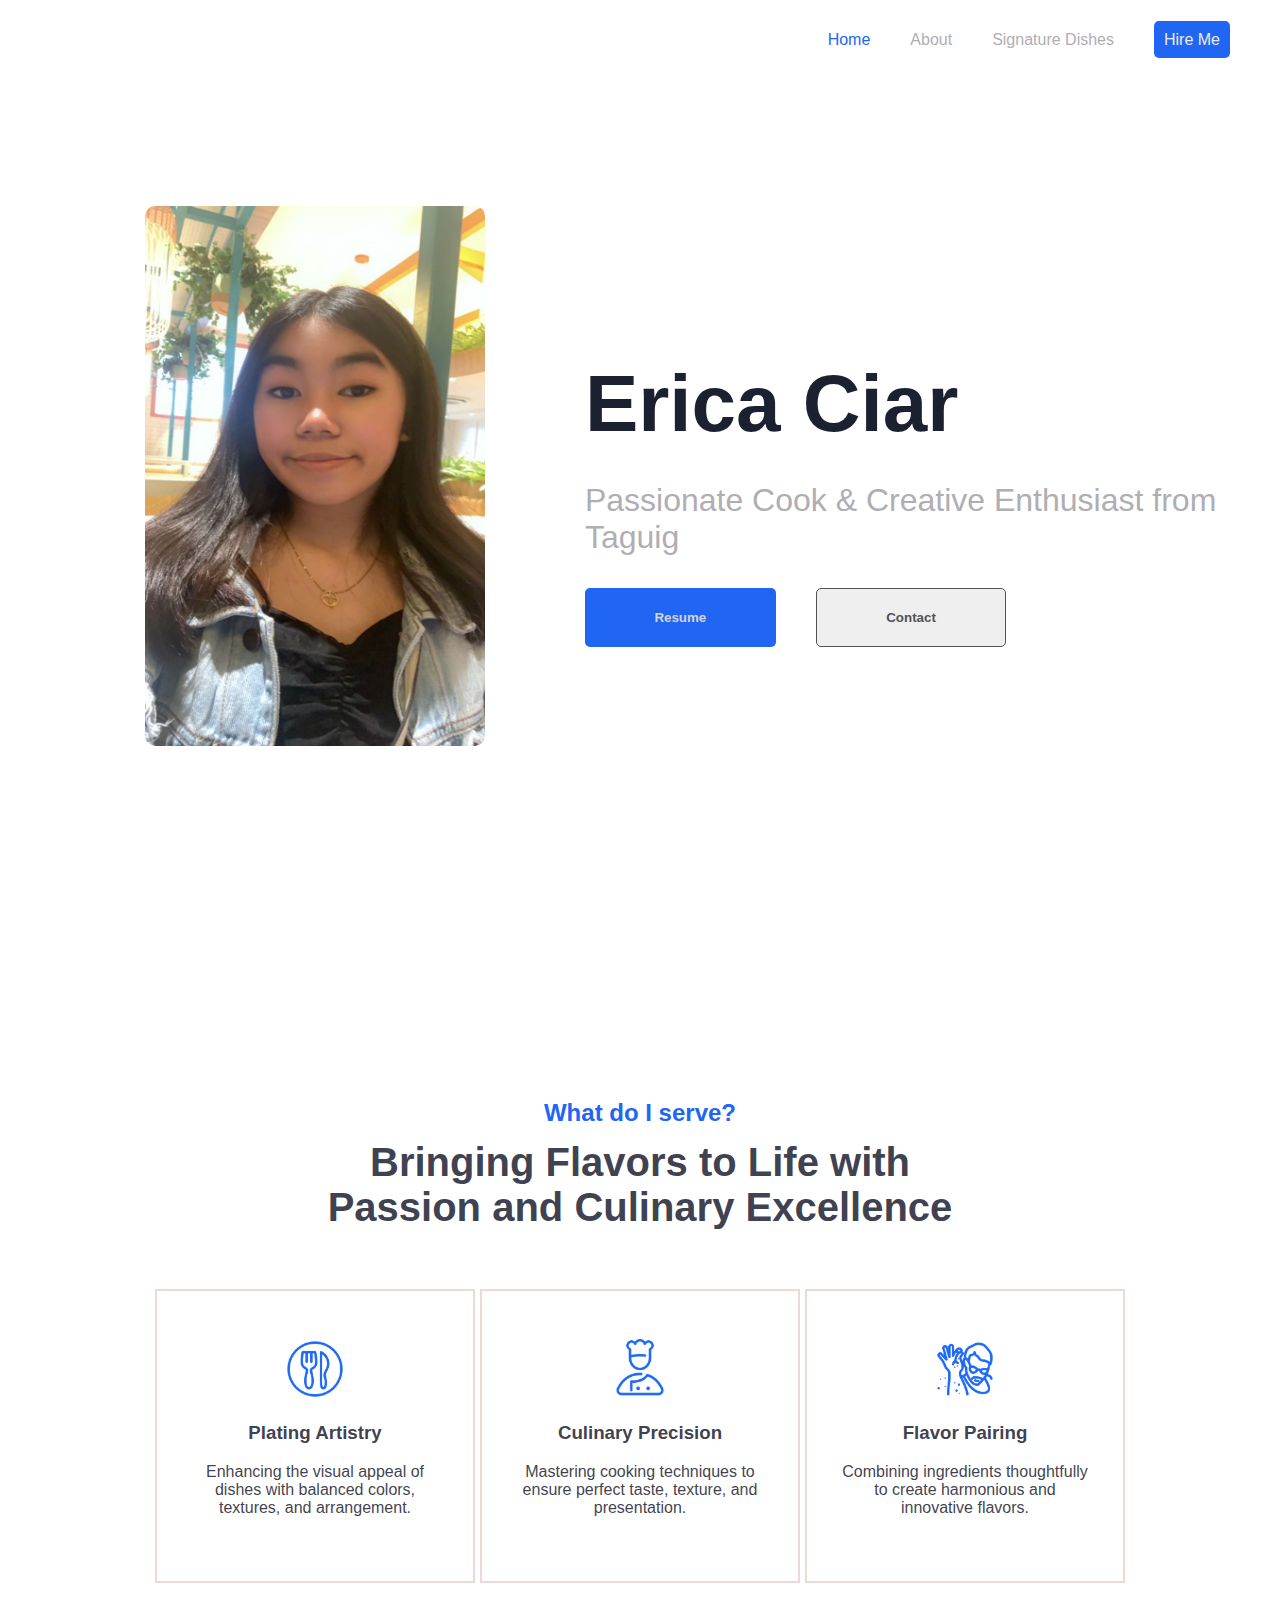
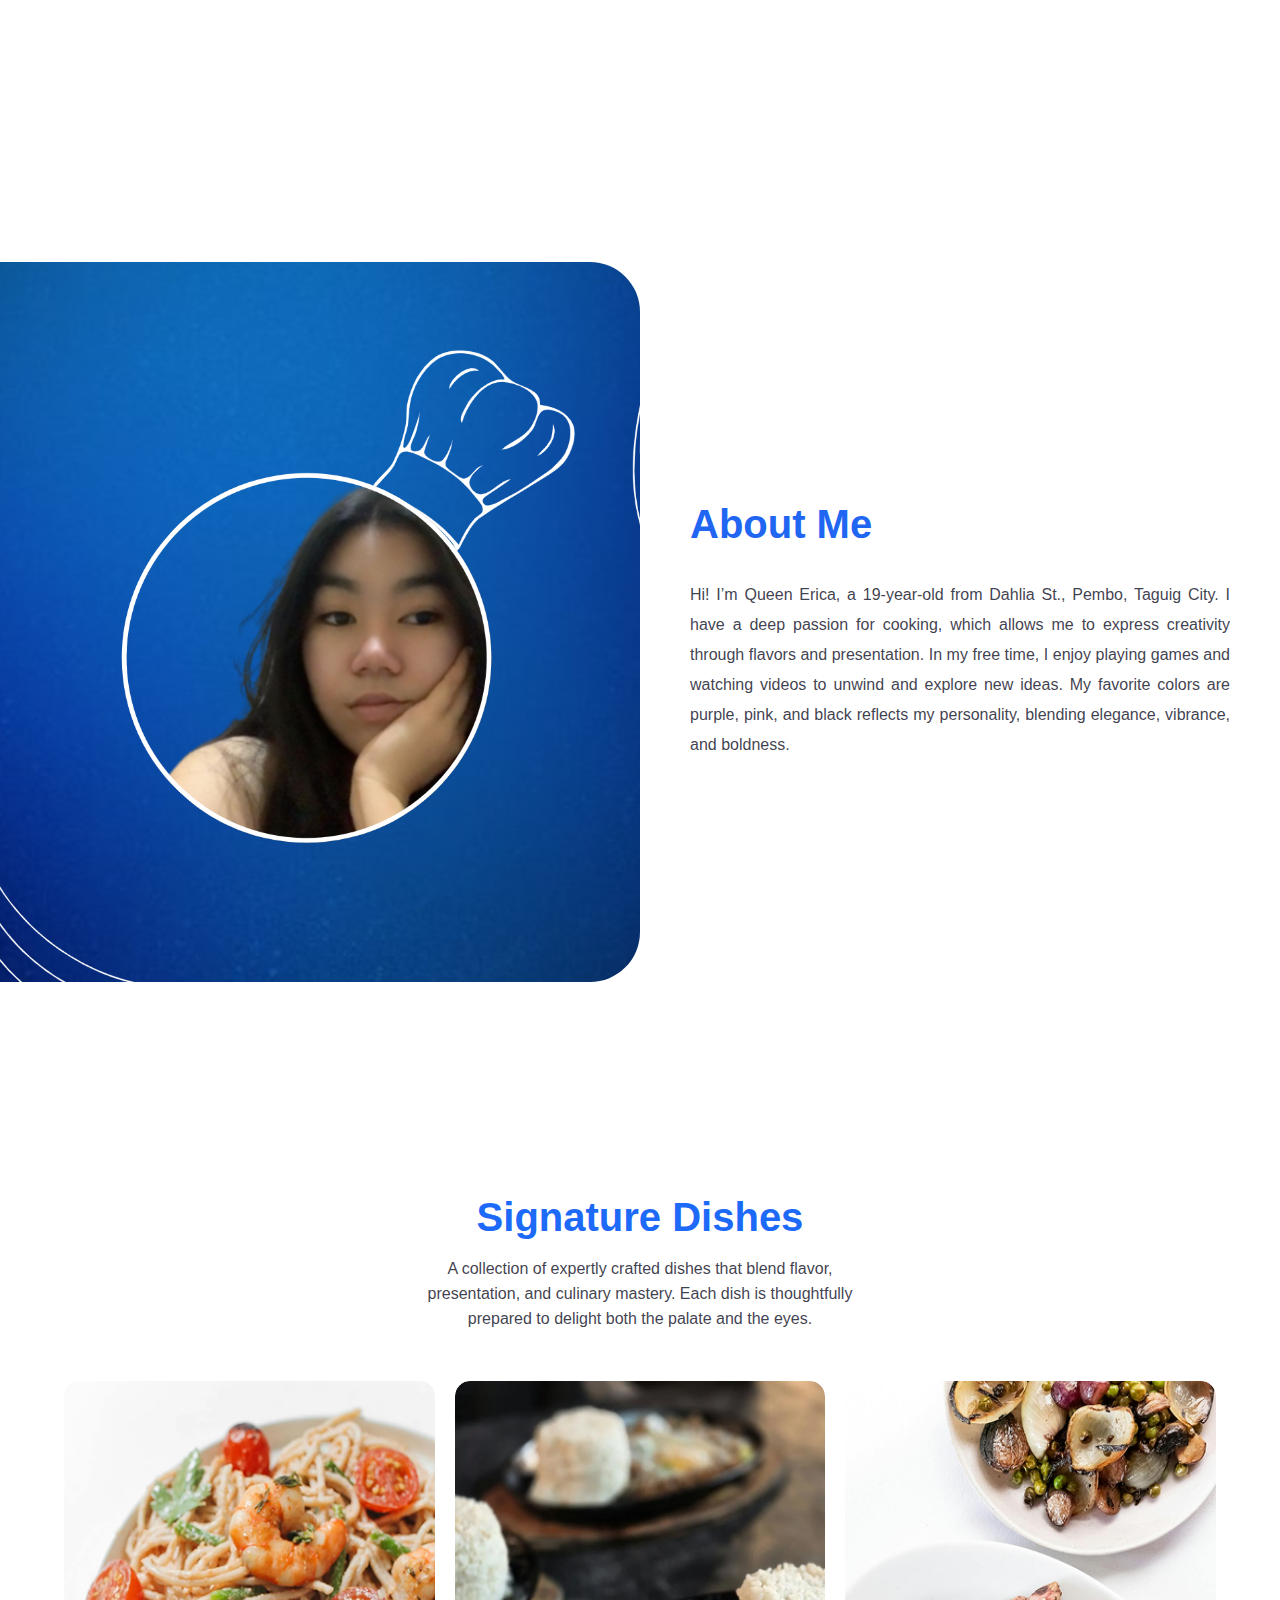
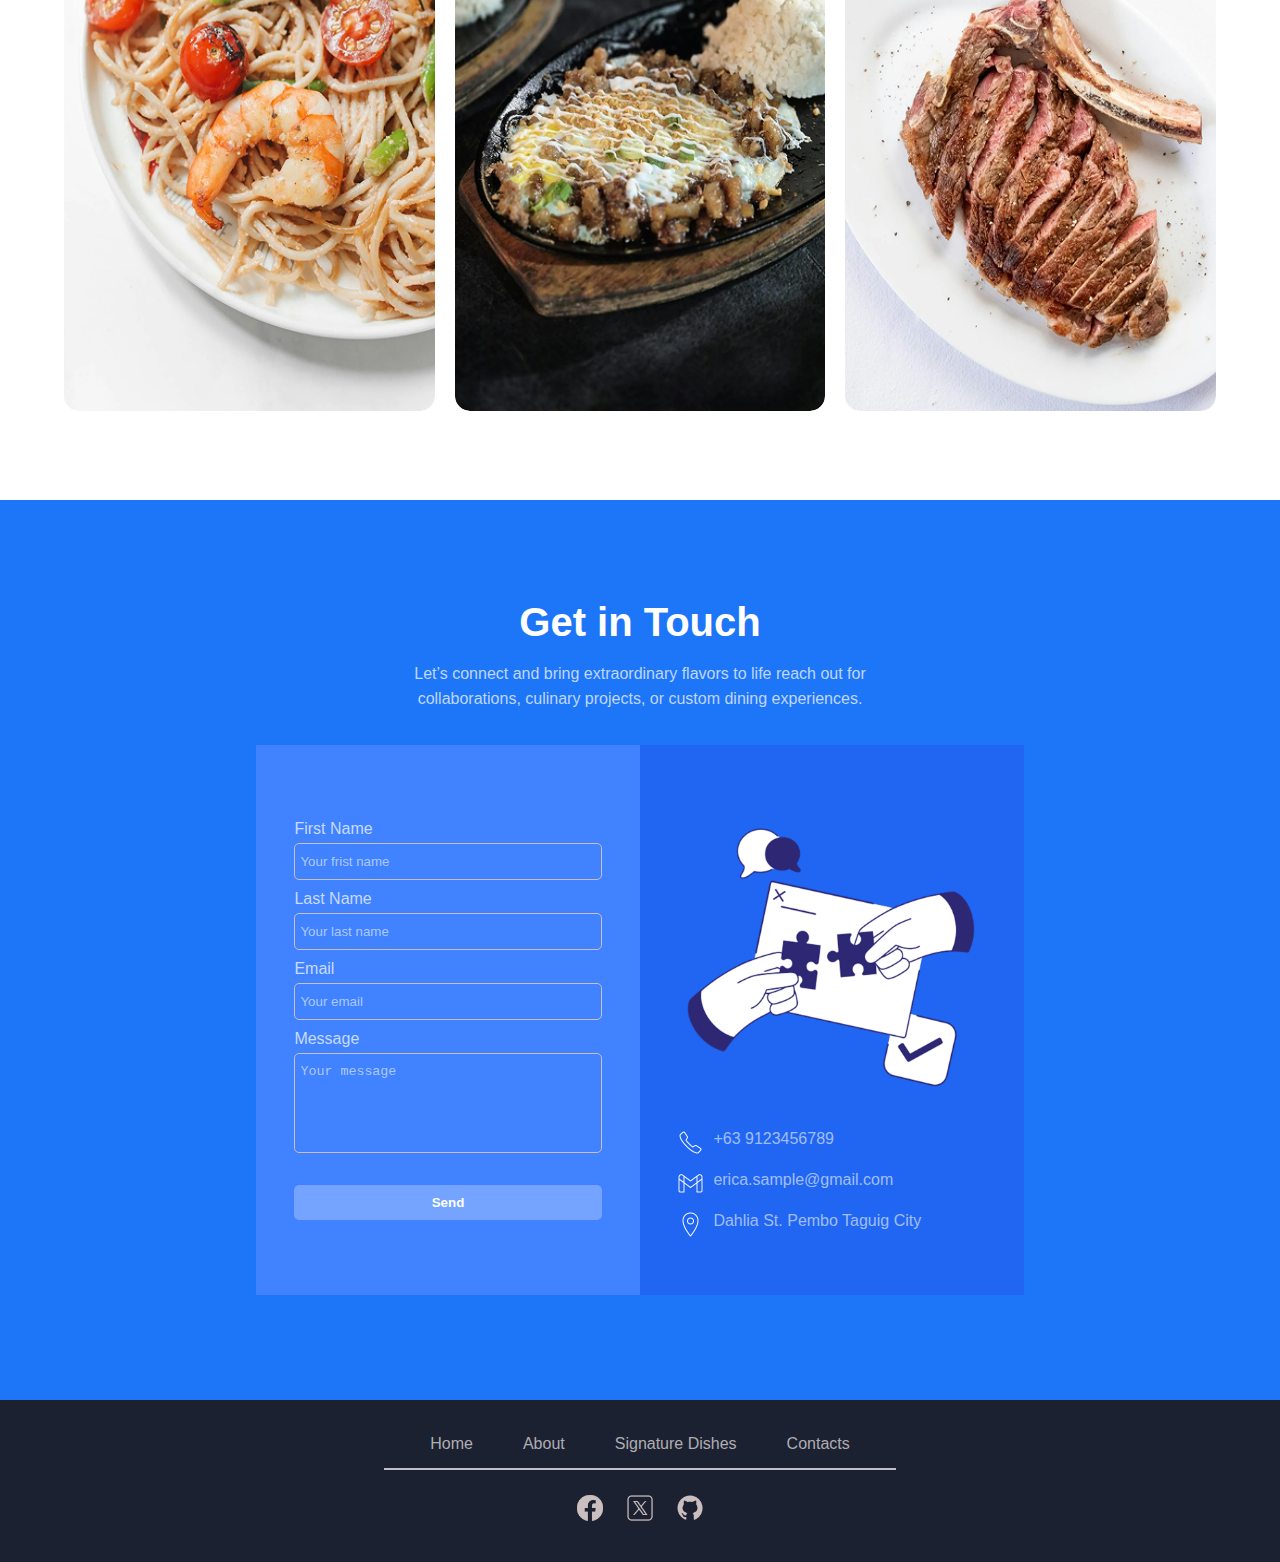
<file: index.html>
<!DOCTYPE html>
<html lang="en">
<head>
    <meta charset="UTF-8">
    <meta name="viewport" content="width=device-width, initial-scale=1.0">
    <title>Erica Ciar</title>
    <link rel="stylesheet" href="index.css">
    <link rel="stylesheet" href="navigation.css">
    <link rel="stylesheet" href="globalStyles.css">
    <link rel="stylesheet" href="https://cdnjs.cloudflare.com/ajax/libs/font-awesome/4.7.0/css/font-awesome.min.css">
    <link rel="stylesheet" href="footer.css">
    <link rel="stylesheet" href="contact.css">
</head>
<body>
    <nav>
        <ul class="navigationLinks">
            <li><a href="index.html" class="link active">Home</a></li>
            <li><a href="about.html" class="link ">About</a></li>
            <li><a href="dishes.html" class="link ">Signature Dishes</a></li>
            <li><a href="contacts.html" class="link " id="hireMe">Hire Me</a></li>
        </ul>

        <div div class="menu-container">
            <div class="menu-icons">
                <li><i class="fa fa-close closeIcon"></i></li>
                <li><i class="fa fa-bars menuBar"></i></li>   
            </div>

            <div class="hyperLink-container">
                <a href="index.html" class="homeLink navMobLink active">Home</a>
            </div>
            <div class="hyperLink-container">
                <a href="about.html" class="aboutLink navMobLink active">About</a>
            </div>
            <div class="hyperLink-container">
                <a href="dishes.html" class="projectsLink  navMobLink active">Signature Dishes</a>
            </div>
            <div class="hyperLink-container">
                <a href="contacts.html" class="contacts navMobLink active">Hire Me</a>
            </div>
        </div>
    </nav>


    <div class="hero-container">
        <div class="img-container">
            <img src="images/queen-img.JPG" alt="" class="my-image">
        </div>
        <div class="hero-content-container">
            <div class="hero-details">
                <h1>Erica Ciar</h1>
               <p class="subheading">Passionate Cook & Creative Enthusiast from Taguig</p>

                <div class="hero-btn-container">
                    <button class="resumeBtn"> Resume</button>
                    <button class="contactBtn"> Contact</button>
                </div>

            </div>  
         
        </div>
    </div>

    <div class="services-container">
        <div class="serviceHeading">
            <p class="skill-sub-heading">What do I serve?</p>
            <h2 class="service-heading2">Bringing Flavors to Life with <br>Passion and Culinary Excellence</h2>
        </div>
            
        <div class="services-contents">
            <div class="service-skill">
                <img src="images/Meal.png" alt="" class="service-icon">
                <h3>Plating Artistry</h3>
                <p>Enhancing the visual appeal of dishes with balanced colors, textures, and arrangement.</p>
            </div>
            <div class="service-skill">
                <img src="images/Chef.png" alt="" class="service-icon">
                <h3>Culinary Precision</h3>
                <p>Mastering cooking techniques to ensure perfect taste, texture, and presentation.</p>
            </div>
            <div class="service-skill">
                <img src="images/Salt Bae.png" alt="" class="service-icon">
                <h3>Flavor Pairing</h3>
                <p>Combining ingredients thoughtfully to create harmonious and innovative flavors.</p>
            </div>
        </div>
    </div>

    <div class="about-container">
        <div class="about-content">
            <div class="about-image">
                <div class="about-image-content"></div>
            </div>
            <div class="about-details">
                <h2 class="aboutHeading">About Me</h2>
                <p>Hi! I’m Queen Erica, a 19-year-old from Dahlia St., Pembo, Taguig City. I have a deep passion for cooking, which allows me to express creativity through flavors and presentation. In my free time, I enjoy playing games and watching videos to unwind and explore new ideas. My favorite colors are purple, pink, and black reflects my personality, blending elegance, vibrance, and boldness.</p>
            </div>
        </div>
    </div>

    <div class="dishes-container">
        <div class="dishes-content-container">
            <div class="dishHeading-container">
                <h2 class="dishesHeading">Signature Dishes</h2>
                <p class="dishSubHeading">A collection of expertly crafted dishes that blend flavor, presentation, and culinary mastery. Each dish is thoughtfully prepared to delight both the palate and the eyes.</p>
            </div>
           
            <div class="signature-dishes-container">
                <div class="pasta dish">
                    <img src="images/Pasta.png" alt="">
                    <p>Delicious Pasta</p>
                </div>
                <div class="sizzling dish">
                    <img src="images/Sizzling.png" alt="">
                    <p>Hot Sizzling</p>
                </div>
                <div class="steak dish">
                    <img src="images/Steak.png" alt="">
                    <p>Juicy Steak</p>
                </div>
            </div>
        </div>
    </div>

    <div class="contacts-container">
        <div class="contactHeading-container">
            <h2 class="contactHeading">Get in Touch</h2>
            <p class="contactSubHeading">Let’s connect and bring extraordinary flavors to life reach out for collaborations, culinary projects, or custom dining experiences.</p>
            <br>
        </div>
        <div class="contacts-content-container">
            <div class="form-container">
                <form class="contactForm">
                    <label for="name">First Name</label><br>
                    <input type="text" id="fname" name="name" placeholder="Your frist name" required><br>
                    
                    <label for="name">Last Name</label><br>
                    <input type="text" id="lname" name="name" placeholder="Your last name" required><br>

                    <label for="email">Email</label><br>
                    <input type="email" id="email" name="email" placeholder="Your email" required><br>
            
                    <label for="message">Message</label><br>
                    <textarea id="message" name="message" placeholder="Your message" required></textarea><br> <br>
            
                    <button type="submit" class="sendMsg">Send</button>
                </form>
            </div>
            <div class="contact-details-container">
                  <img src="images/Contact.png" alt="" class="msg-icon">
                  
                  <div class="contacts-details">
                        <p> <img src="images/Phone.png" alt="" class="contact-icon"> +63 9123456789</p>
                        <p> <img src="images/Gmail.png" alt="" class="contact-icon"> erica.sample@gmail.com</p>
                        <p> <img src="images/Location.png" alt="" class="contact-icon">Dahlia St. Pembo Taguig City </p>
                  </div>
            </div>
        </div>

        <div class="confirmationContainer">
            <div class="confirmationContent">
                <p>Are you sure you want to submit the form?</p>
                <div class="confirmBtnContainer">
                    <div class="yesContainer"><p>Yes</p></div>
                    <div class="noContainer"><p>No</p></div>
                </div>
            </div>
        </div>

        <div class="informationContainer">
            <div class="informationContent">
                <h4>Contact Us <br> Submitted Information</h4>
                <p class="information"></p>
                <br>
                <button class="backBtn">Back</button>
            </div>
        </div>
    </div>

    <div class="footer">
        <div class="footer-links">
            <a href="index.html" class="link ">Home</a>
            <a href="about.html" class="link ">About</a>
            <a href="dishes.html" class="link ">Signature Dishes</a>
            <a href="contacts.html" class="link " >Contacts</a>
        </div>
    
        <hr class="hr-footer">
        <div class="footer-social-icons">
            <a href="https://www.facebook.com/queen.erica.808090"><img src="images/Facebook.png" alt="" class="social-icons"></a>
            <a href="https://x.com/"><img src="images/X.png" alt="" class="social-icons"></a>
            <a href="https://github.com/ciarerica"><img src="images/GitHub.png" alt="" class="social-icons"></a>
        </div>
    </div>
     
      


    <script src="navigation.js"></script>
    <script src="contact.js"></script>
</body>
</html>
</file>
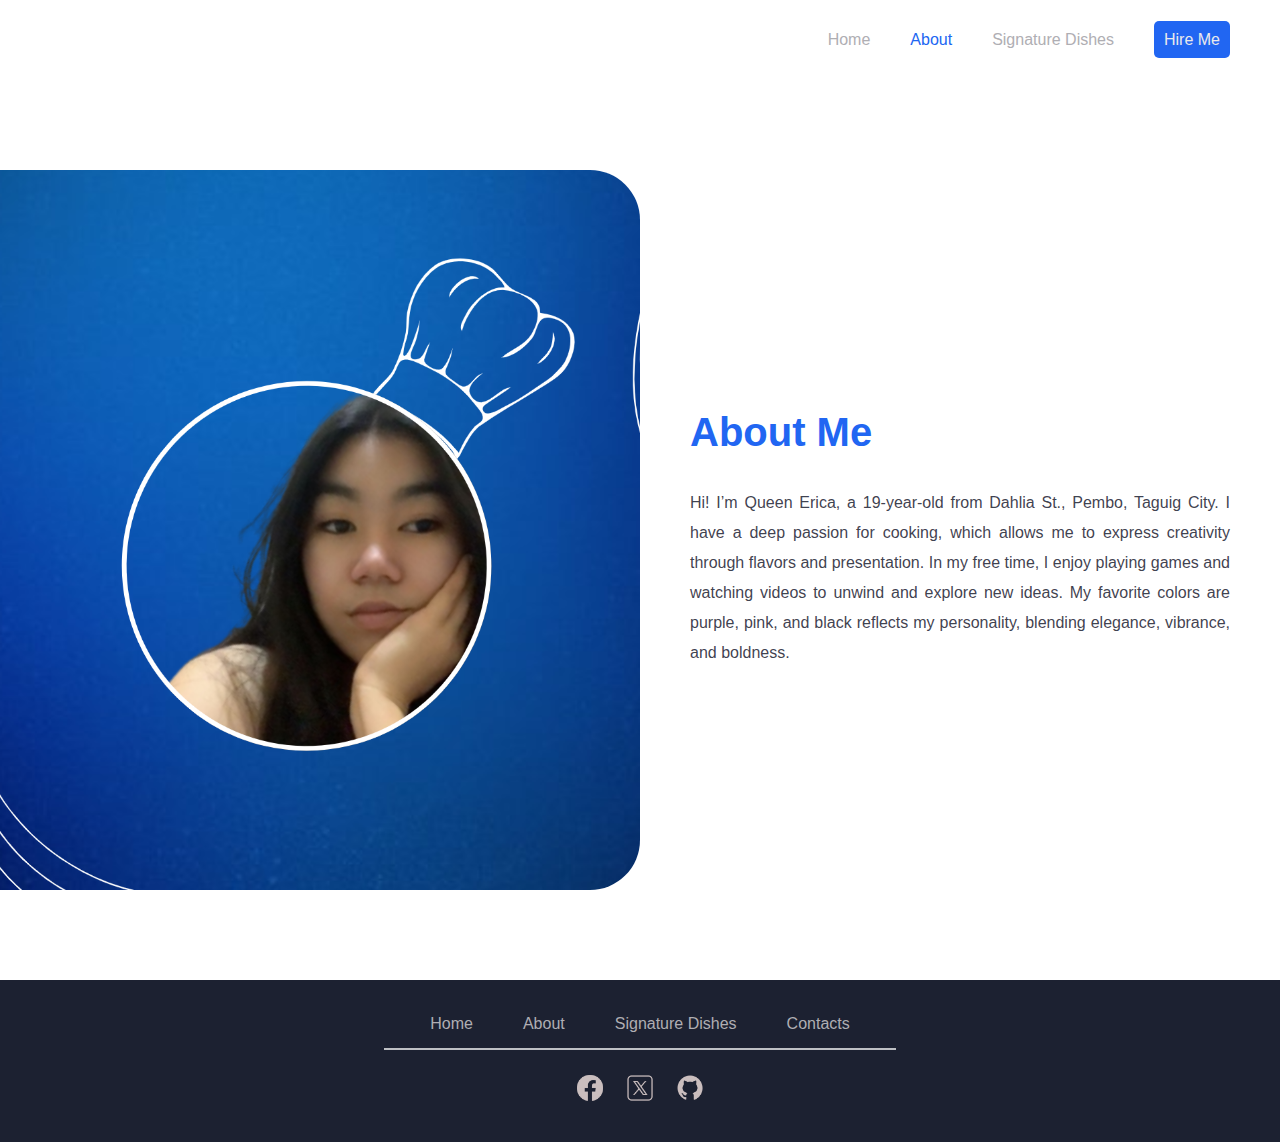
<file: about.html>
<!DOCTYPE html>
<html lang="en">
<head>
    <meta charset="UTF-8">
    <meta name="viewport" content="width=device-width, initial-scale=1.0">
    <title>Erica Ciar</title>
    <link rel="stylesheet" href="navigation.css">
    <link rel="stylesheet" href="about.css">
    <link rel="stylesheet" href="globalStyles.css">
    <link rel="stylesheet" href="footer.css">
</head>
<body>
    <nav>
        <ul class="navigationLinks">
            <li><a href="index.html" class="link ">Home</a></li>
            <li><a href="about.html" class="link active">About</a></li>
            <li><a href="dishes.html" class="link ">Signature Dishes</a></li>
            <li><a href="contacts.html" class="link " id="hireMe">Hire Me</a></li>
        </ul>

        <div div class="menu-container">
            <div class="menu-icons">
                <li><i class="fa fa-close closeIcon"></i></li>
                <li><i class="fa fa-bars menuBar"></i></li>   
            </div>

            <div class="hyperLink-container">
                <a href="index.html" class="homeLink navMobLink active">Home</a>
            </div>
            <div class="hyperLink-container">
                <a href="about.html" class="aboutLink navMobLink active">About</a>
            </div>
            <div class="hyperLink-container">
                <a href="dishes.html" class="projectsLink  navMobLink active">Signature Dishes</a>
            </div>
            <div class="hyperLink-container">
                <a href="contacts.html" class="contacts navMobLink active">Hire Me</a>
            </div>
        </div>
    </nav>

    <div class="about-container">
        <div class="about-content">
            <div class="about-image">
                <div class="about-image-content"></div>
            </div>
            <div class="about-details">
                <h2 class="aboutHeading">About Me</h2>
                <p>Hi! I’m Queen Erica, a 19-year-old from Dahlia St., Pembo, Taguig City. I have a deep passion for cooking, which allows me to express creativity through flavors and presentation. In my free time, I enjoy playing games and watching videos to unwind and explore new ideas. My favorite colors are purple, pink, and black reflects my personality, blending elegance, vibrance, and boldness.</p>
            </div>
        </div>
    </div>

    <div class="footer">
        <div class="footer-links">
            <a href="index.html" class="link ">Home</a>
            <a href="about.html" class="link ">About</a>
            <a href="dishes.html" class="link ">Signature Dishes</a>
            <a href="contacts.html" class="link " >Contacts</a>
        </div>
    
        <hr class="hr-footer">
        <div class="footer-social-icons">
            <a href="https://www.facebook.com/queen.erica.808090"><img src="images/Facebook.png" alt="" class="social-icons"></a>
            <a href="https://x.com/"><img src="images/X.png" alt="" class="social-icons"></a>
            <a href="https://github.com/ciarerica"><img src="images/GitHub.png" alt="" class="social-icons"></a>
        </div>
    </div>
<script src="navigation.js"></script>
</body>
</html>
</file>
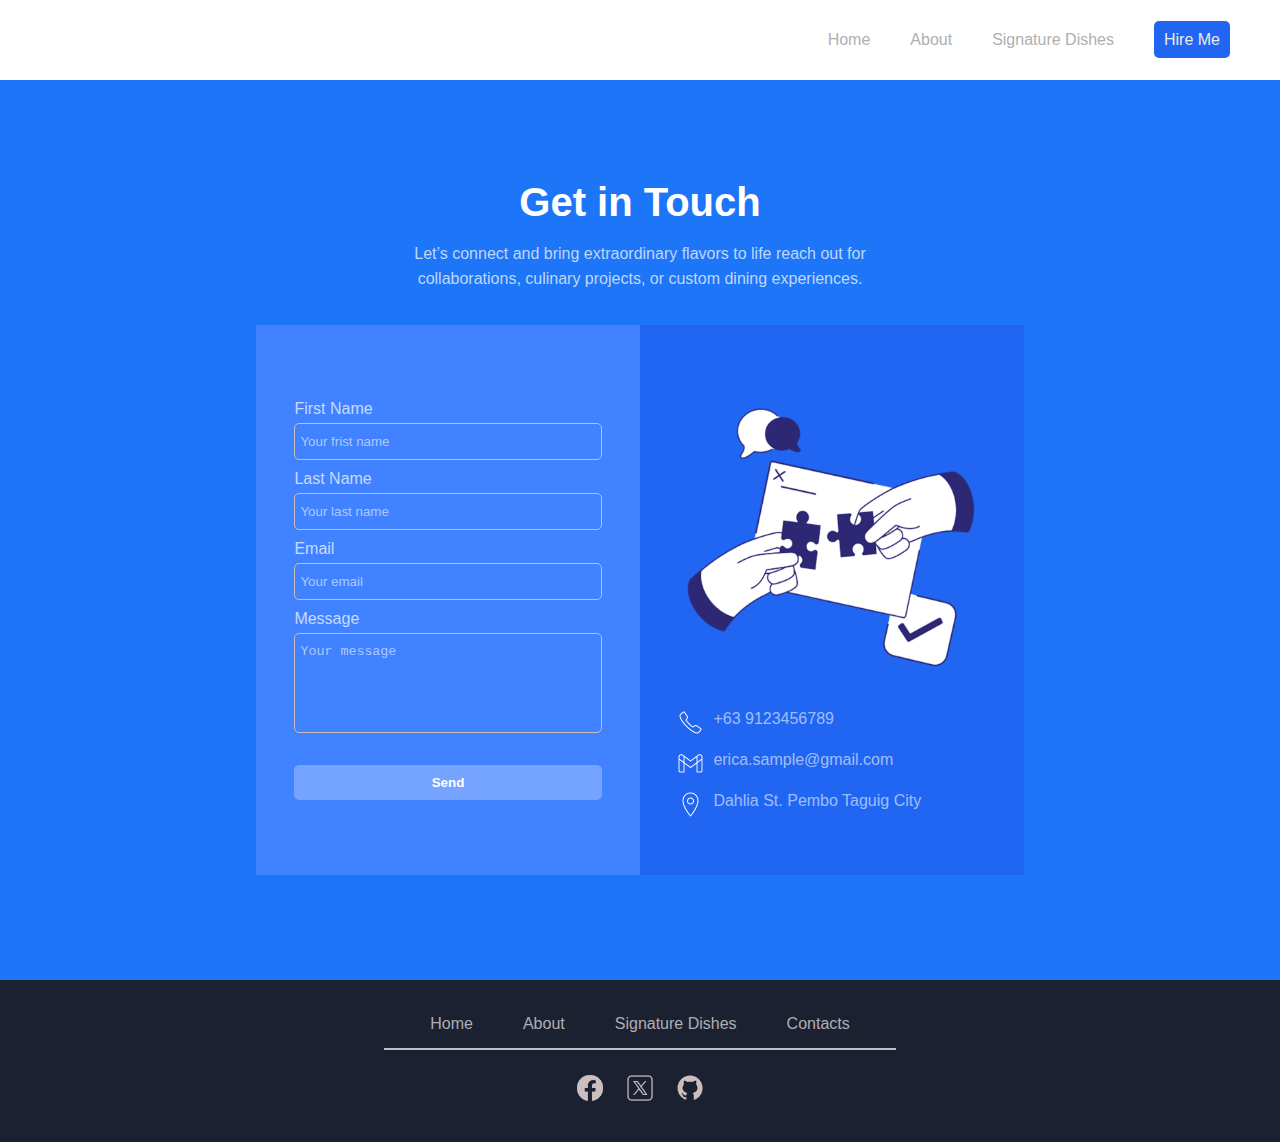
<file: contacts.html>
<!DOCTYPE html>
<html lang="en">
<head>
    <meta charset="UTF-8">
    <meta name="viewport" content="width=device-width, initial-scale=1.0">
    <title>Erica Ciar</title>
    <link rel="stylesheet" href="index.css">
    <link rel="stylesheet" href="contact.css">
    <link rel="stylesheet" href="navigation.css">
    <link rel="stylesheet" href="globalStyles.css">
    <link rel="stylesheet" href="https://cdnjs.cloudflare.com/ajax/libs/font-awesome/4.7.0/css/font-awesome.min.css">
    <link rel="stylesheet" href="footer.css">
</head>
<body>
    <nav>
        <ul class="navigationLinks">
            <li><a href="index.html" class="link ">Home</a></li>
            <li><a href="about.html" class="link ">About</a></li>
            <li><a href="dishes.html" class="link ">Signature Dishes</a></li>
            <li><a href="contacts.html" class="link " id="hireMe">Hire Me</a></li>
        </ul>

        <div div class="menu-container">
            <div class="menu-icons">
                <li><i class="fa fa-close closeIcon"></i></li>
                <li><i class="fa fa-bars menuBar"></i></li>   
            </div>

            <div class="hyperLink-container">
                <a href="index.html" class="homeLink navMobLink active">Home</a>
            </div>
            <div class="hyperLink-container">
                <a href="about.html" class="aboutLink navMobLink active">About</a>
            </div>
            <div class="hyperLink-container">
                <a href="dishes.html" class="projectsLink  navMobLink active">Signature Dishes</a>
            </div>
            <div class="hyperLink-container">
                <a href="contacts.html" class="contacts navMobLink active">Hire Me</a>
            </div>
        </div>
    </nav>




    <div class="contacts-container">
        <div class="contactHeading-container">
            <h2 class="contactHeading">Get in Touch</h2>
            <p class="contactSubHeading">Let’s connect and bring extraordinary flavors to life reach out for collaborations, culinary projects, or custom dining experiences.</p>
            <br>
        </div>
        <div class="contacts-content-container">
            <div class="form-container">
                <form class="contactForm">
                    <label for="name">First Name</label><br>
                    <input type="text" id="fname" name="name" placeholder="Your frist name" required><br>
                    
                    <label for="name">Last Name</label><br>
                    <input type="text" id="lname" name="name" placeholder="Your last name" required><br>

                    <label for="email">Email</label><br>
                    <input type="email" id="email" name="email" placeholder="Your email" required><br>
            
                    <label for="message">Message</label><br>
                    <textarea id="message" name="message" placeholder="Your message" required></textarea><br> <br>
            
                    <button type="submit" class="sendMsg">Send</button>
                </form>
            </div>
            <div class="contact-details-container">
                  <img src="images/Contact.png" alt="" class="msg-icon">
                  
                  <div class="contacts-details">
                        <p> <img src="images/Phone.png" alt="" class="contact-icon"> +63 9123456789</p>
                        <p> <img src="images/Gmail.png" alt="" class="contact-icon"> erica.sample@gmail.com</p>
                        <p> <img src="images/Location.png" alt="" class="contact-icon">Dahlia St. Pembo Taguig City </p>
                  </div>
            </div>
        </div>

        <div class="confirmationContainer">
            <div class="confirmationContent">
                <p>Are you sure you want to submit the form?</p>
                <div class="confirmBtnContainer">
                    <div class="yesContainer"><p>Yes</p></div>
                    <div class="noContainer"><p>No</p></div>
                </div>
            </div>
        </div>

        <div class="informationContainer">
            <div class="informationContent">
                <h4>Contact Us <br> Submitted Information</h4>
                <p class="information"></p>
                <br>
                <button class="backBtn">Back</button>
            </div>
        </div>
    </div>

    <div class="footer">
        <div class="footer-links">
            <a href="index.html" class="link ">Home</a>
            <a href="about.html" class="link ">About</a>
            <a href="dishes.html" class="link ">Signature Dishes</a>
            <a href="contacts.html" class="link " >Contacts</a>
        </div>
    
        <hr class="hr-footer">
        <div class="footer-social-icons">
            <a href="https://www.facebook.com/queen.erica.808090"><img src="images/Facebook.png" alt="" class="social-icons"></a>
            <a href="https://x.com/"><img src="images/X.png" alt="" class="social-icons"></a>
            <a href="https://github.com/ciarerica"><img src="images/GitHub.png" alt="" class="social-icons"></a>
        </div>
    </div>
     
      


    <script src="navigation.js"></script>
    <script src="contact.js"></script>
</body>
</html>
</file>
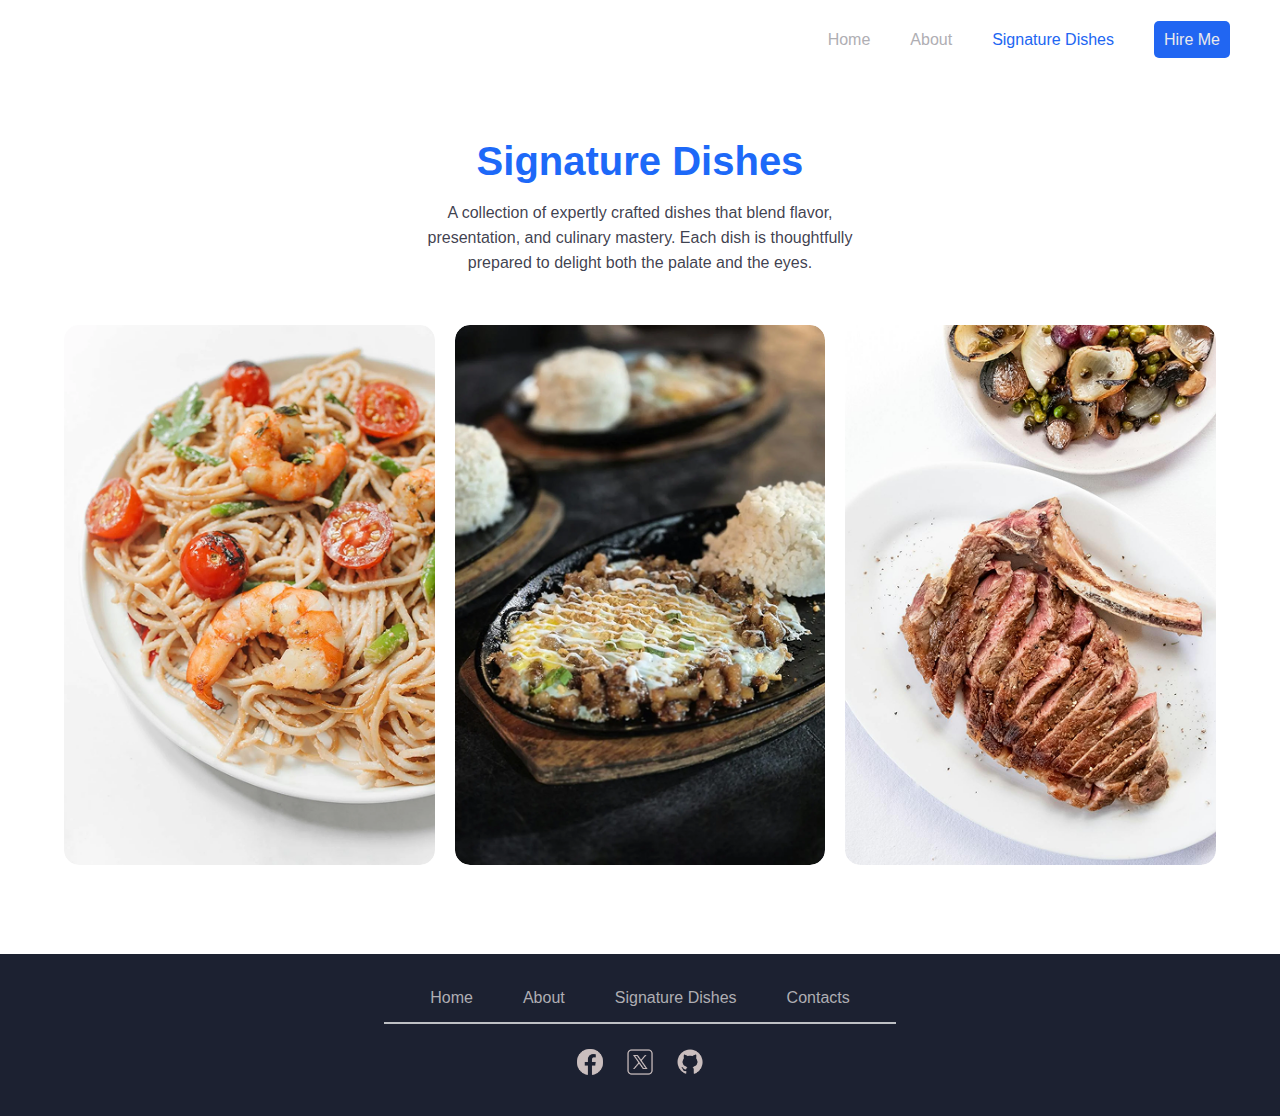
<file: dishes.html>
<!DOCTYPE html>
<html lang="en">
<head>
    <meta charset="UTF-8">
    <meta name="viewport" content="width=device-width, initial-scale=1.0">

    <title>Erica Ciar</title>
    <link rel="stylesheet" href="navigation.css">
    <link rel="stylesheet" href="globalStyles.css">
    <link rel="stylesheet" href="footer.css">
    <link rel="stylesheet" href="https://cdnjs.cloudflare.com/ajax/libs/font-awesome/4.7.0/css/font-awesome.min.css">
    <link rel="stylesheet" href="dishes.css">
</head>
<body>
    <nav>
        <ul class="navigationLinks">
            <li><a href="index.html" class="link ">Home</a></li>
            <li><a href="about.html" class="link ">About</a></li>
            <li><a href="dishes.html" class="link active">Signature Dishes</a></li>
            <li><a href="contacts.html" class="link " id="hireMe">Hire Me</a></li>
        </ul>

        <div div class="menu-container">
            <div class="menu-icons">
                <li><i class="fa fa-close closeIcon"></i></li>
                <li><i class="fa fa-bars menuBar"></i></li>   
            </div>

            <div class="hyperLink-container">
                <a href="index.html" class="homeLink navMobLink active">Home</a>
            </div>
            <div class="hyperLink-container">
                <a href="about.html" class="aboutLink navMobLink active">About</a>
            </div>
            <div class="hyperLink-container">
                <a href="dishes.html" class="projectsLink  navMobLink active">Signature Dishes</a>
            </div>
            <div class="hyperLink-container">
                <a href="contacts.html" class="contacts navMobLink active">Hire Me</a>
            </div>
        </div>
    </nav>

    <div class="dishes-container">
        <div class="dishes-content-container">
            <div class="dishHeading-container">
                <h2 class="dishesHeading">Signature Dishes</h2>
                <p class="dishSubHeading">A collection of expertly crafted dishes that blend flavor, presentation, and culinary mastery. Each dish is thoughtfully prepared to delight both the palate and the eyes.</p>
            </div>
           
            <div class="signature-dishes-container">
                <div class="pasta dish">
                    <img src="images/Pasta.png" alt="">
                    <p>Delicious Pasta</p>
                </div>
                <div class="sizzling dish">
                    <img src="images/Sizzling.png" alt="">
                    <p>Hot Sizzling</p>
                </div>
                <div class="steak dish">
                    <img src="images/Steak.png" alt="">
                    <p>Juicy Steak</p>
                </div>
            </div>
        </div>
    </div>

    
    <div class="footer">
        <div class="footer-links">
            <a href="index.html" class="link ">Home</a>
            <a href="about.html" class="link ">About</a>
            <a href="dishes.html" class="link ">Signature Dishes</a>
            <a href="contacts.html" class="link " >Contacts</a>
        </div>
    
        <hr class="hr-footer">
        <div class="footer-social-icons">
            <a href="https://www.facebook.com/queen.erica.808090"><img src="images/Facebook.png" alt="" class="social-icons"></a>
            <a href="https://x.com/"><img src="images/X.png" alt="" class="social-icons"></a>
            <a href="https://github.com/ciarerica"><img src="images/GitHub.png" alt="" class="social-icons"></a>
        </div>
    </div>
     
    <script src="navigation.js"></script>
</body>
</html>
</file>
<file: index.css>
.hero-container{
    display: flex;
    
}

.img-container, .hero-content-container{
    height: 88vh;
    align-items: center;
    display: flex;
}
nav{
    width: 100%;
}

.img-container{
    width: 40%;
    justify-content: right;
}

.hero-content-container{
    padding-left: 100px;
}


.my-image{
    width: 70%;
    height: 60vh;
    border-radius: 10px;
}

.hero-btn-container{
    display: flex;
    gap: 40px;
}

.resumeBtn, .contactBtn{
    padding: 3% 10%;
    border: none;
    font-weight: bold;
    border-radius: 5px;
}

.resumeBtn{
    background-color: #2166F2;
    color: #d4d3db;
 
}

.contactBtn{
    border: 1px solid #545257;
    color: #545257;
}

.resumeBtn:hover, .contactBtn:hover{
    cursor: pointer;
    background-color: #1C2131;
    color: white;
    border: none;
}
h1{
    font-size: 5rem;
    margin-bottom: 0;
    color: #1C2131;
}

.subheading{
    font-size: 2rem;
    color: #AFAEB3;
}

.hero-sub{
    color: #A1A0A3;
}


/*SERVICES STYLES*/
.services-container{
    height: 100vh;
    align-content: center;
    min-height: max-content;
}

.services-contents{
    display: grid;
    grid-template-columns: 25% 25% 25% ;
    justify-content: center;
    text-align: center;
    align-content: center;
    gap: 5px;
  
}
.service-skill{
    border: 2px solid #EED9D9;
    padding: 15% 10% ;
    margin: 5% 0;
}
.serviceHeading{
    text-align: center;
    padding: 10px 20%;
}
.skill-sub-heading{
    color: #2166F2;
    font-weight: bold;
    font-size: 1.5rem;
    position: relative;
    top: 20px;
}

.service-icon{
    width: 60px;
    height: 60px;
}
@media screen and (max-width:700px){
    .services-container{
        height: fit-content;
       
        
    }
    
}

/*ABOUT STYLES*/
.about-container{
    height: 100vh;
    min-height: max-content;
    align-content: center;
}
.about-content{
    display: grid;
    grid-template-columns: 50% 50%;

}
.about-image{
    height: 100vh;
    justify-content: center;
    align-content: center;
}

.aboutHeading{
    color: #2166F2;
  
}
.about-details{
    padding:  0 50px;
    justify-content: center;
    align-content: center;
}
.about-details p{
    line-height: 30px;
    text-align: justify;
}

.about-image-content{
    height: 80%;
    background: url(images/about-img.png);
    background-repeat: no-repeat;
    background-size: cover;
    background-position: center;
    border-radius:0px 50px 50px 0px;    
}

/*MOBILE VIEW ABOUT*/
@media screen and (max-width:700px){
    .about-content{
        display: grid;
        grid-template-columns: auto;
        
    }
    .about-container{
        height: fit-content;
        margin: 50px 0 ;
    }
    
    .about-image{
        height:fit-content;
        padding: 0 5% 5% 5%;
        justify-content: center;
        align-content:start;
    }
    
    .about-image-content{
        height: 300px;
        border-radius:10px;    
    }
    .about-details{
        justify-content: left;
        
    }
}


/*DISHES STYLES*/
.dishes-container{
    height: 100vh;
    min-height: max-content;
    text-align: center;

    align-content: center;
    margin: 5% 5%;
 
}

.dishesHeading{
    color: #1D69F8;
    margin-bottom: 0;
}

.dishHeading-container{
    margin-bottom: 50px;
}
.dishSubHeading{
    padding: 0 30%;
    line-height: 25px;
}

.signature-dishes-container{
    display: grid;
    grid-template-columns: auto auto auto;
    align-items: center;
    gap: 20px;
}


.dish{
    height: 70vh;
    border-radius: 15px;
}

.dish img{
    width: 100%;
    height: 100%;
    border-radius: 15px;

    
}
.dish {
    position: relative;
    display: inline-block;
    overflow: hidden;
}

.dish img {
    display: block;
    width: 100%;
    transition: 0.3s ease-in-out;
}
.dish::after {
    content: "";
    position: absolute;
    top: 0;
    left: 0;
    width: 100%;
    height: 100%;
    background: rgba(0, 0, 0, 0.219);
    opacity: 0;
    transition: opacity 0.3s ease-in-out;
}


.dish p {
    position: absolute;
    top: 50%;
    left: 50%;
    transform: translate(-50%, -50%);
    color: white;
    z-index: 2;
    font-size: 2rem;
    font-weight: bold;
    opacity: 0;
    transition: opacity 0.3s ease-in-out;
}

/* Show overlay and text on hover */
.dish:hover::after,
.dish:hover p {
    opacity: 1;
    cursor: pointer;
}

/*MOBILE VIEW Dishes*/
@media screen and (max-width:700px){
    .signature-dishes-container{
        display: grid;
        grid-template-columns: auto;
        
    }
    
}

/*CONTACTS STYLES*/
.contacts-container{
    height: 100vh;
    min-height: max-content;
   padding: 2% 20% 5% 20%;
    color: #FFFFFF;
    background-color: #1D75F8;
    align-content: center;
}
.contactHeading-container{
    text-align: center;
}
.contactHeading{
    margin-bottom: 0;
}
.contactSubHeading{
    color: #ffffffb7;
    line-height: 25px;
    padding: 0 20%;
}
.contacts-content-container{
    display: grid;
    grid-template-columns: 50% 50%;
    align-content: center;
    min-height: max-content;
}

.form-container,.contact-details-container{
    height: inherit;
    padding: 50px 10%;

}
.form-container{
    background-color: #4082FF;
    align-content: center;
}

.contact-details-container{
    background-color: #2166F2;
}

input, textarea{
    width: 100%;
    background-color: transparent;
    border: 1px solid #CABEBE;
    border-radius: 5px;
    margin: 5px 0 10px 0;
    padding: 10px 5px;
}
input::placeholder, textarea::placeholder{
        color: #ffffff94;
}
label{
    color: #ffffffb7;
}
textarea{
    resize: none;
    height: 100px;
}

.sendMsg{
    background-color: #74A4FF;
    width: 100%;
    padding: 10px 0 ;
    border: none;
    color: white;
    border-radius: 5px;
    font-weight: bold;
}

.sendMsg:hover{
    cursor: pointer;
    background-color: #1D69F8;
}
.contacts-details p{
   display: flex;
   gap: 10px;
   color: #ffffff94;
}
.contact-icon{
    width: 25px;
    height: 25px;
}

.msg-icon{
    width: 100%;
    height: 70%;
}
@media screen and (max-width:1000px) {
    .contactSubHeading,.dishSubHeading{
        padding: 0 ;
    }
}
@media screen and (max-width:700px) {
    .contactSubHeading,.dishSubHeading{
        padding: 0 ;
    }

    .contacts-content-container{
        display: grid;
        grid-template-columns: auto;
        align-content: center;
        min-height: max-content;
    }

    .contacts-container{
        padding: 20% 0;
     
    }


    .contact-icon{
        width: 15px;
        height: 15px;
    }

    .form-container,.contact-details-container{
        height: inherit;
        padding: 10% 10%;
    }   
    
}


@media screen and (max-width:400px) {
    .contactSubHeading,.dishSubHeading{
        padding: 0 ;
    }

    .contacts-content-container{
        display: grid;
        grid-template-columns: auto;
        align-content: center;
        min-height: max-content;
    }
    
}





@media screen and (max-width:700px) {
    
    .hero-container{
        display: block;
        height: 90vh;
        align-content: center;
    }
    .img-container, .hero-content-container{
        height: fit-content;
        align-items: center;
        display: flex;
 
    }

    .img-container{
        width: 100%;
        height: fit-content;
        justify-content: center;
    }
    
    .my-image{
        width: 70%;
        height: 230px;
        border-radius: 1500px;
    }

    
    .hero-content-container{
        padding-left: 0px;
        justify-content: center;
        
    }

    .contacts-container{

       padding: 2% 5% 5% 5%;
        color: #FFFFFF;
        background-color: #1D75F8;
     
    }


    .contact-icon{
        width: 15px;
        height: 15px;
    }

    .form-container,.contact-details-container{
        height: inherit;
        padding: 10% 10%;
    
    }
   
}

@media screen and (max-width:600px){
    .serviceHeading{
        
        padding: 10px 10%;
    }
}
</file>
<file: navigation.css>
a{
    text-decoration: none;
    color: #AFAEB3;
}

.navigationLinks{
    display: flex;
    gap: 40px;
    justify-content: right;
    padding-right: 50px;
}
nav{
    height: 80px;
    justify-content: right;
    align-items: center;
    align-content: center;
    
}

ul li {
    list-style: none;
}


.link:hover{
    color: #2166F2;
    cursor: pointer;
}

#hireMe{
    background-color:#2166F2;
    padding: 10px;
    border-radius: 5px;
    color: #eaeaec;
}

#hireMe:hover{
    cursor: pointer;
    background-color: #1C2131;

    border: none;
}

.active{
    color: #2166F2;
}

.menu-icons{
    display: none;
    color: #2166F2;
}

.menu-container{
    display: none;
    position: fixed;
    top: 0;
    right: 0;
    text-align: right;
    list-style: none;
    padding:10px 20px;
    z-index: 5;
}


.link-container{
    width: 100%;
    height: fit-content;
    padding: 5% 0;
}
.hyperLink-container a{
   color: white;
}
.hyperLink-container:hover{
    background-color:#2166F2;
    cursor: pointer;
}

.iconHeader{
    width: 25px;
    height: 25px;
    position: relative;
    top: -20px;
}
.iconHero{
    width: 60px;
    height: 60px;
    position: relative;
    top: 20px;
}

@media screen and (max-width:1200px) {
    .closeIcon{
        display: none;
    }
    ul li{
        padding-right: 0px;
    }
    
    .navigationLinks{
        display: none;
    }
    .menu-container{
        display: block;
    }
    .hyperLink-container{
        display: none;
        text-align: center;
        width: 100%;
       padding: 20px 0;
    }
    
    .menu-icons{
        display: block;
        font-size: 2rem;
    }
    
}
</file>
<file: globalStyles.css>
*{
    box-sizing: border-box;
}
body{
    margin: 0;
    font-family: 'Gill Sans', 'Gill Sans MT', Calibri, 'Trebuchet MS', sans-serif;
    color: #1c2131dc;
}


h2{
    font-size: 2.5rem;
}

@media screen and (max-width:1100px) {
    h1{
        font-size: 4rem;
    }
    h2{
        font-size: 2rem;
    }
    h3{
        font-size: 1.5rem;
    }
    p,.subheading,.hero-sub, .resumeBtn,.contactBtn{
        font-size: 1rem;
    }
  
}


@media screen and (max-width:800px) {
    h1{
        font-size: 2.5rem;
    }
    h2{
        font-size: 1.5rem;
    }
    h3{
        font-size: 0.8rem;
    }
    p,.subheading,.hero-sub, .resumeBtn,.contactBtn{
        font-size: 0.8rem;
    }
  
}
@media screen and (max-width:500px) {
    h1{
        font-size: 1.5rem;
    }
    h2{
        font-size: 1rem;
    }
    h3{
        font-size: 0.6rem;
    }
    p,.subheading,.hero-sub, .resumeBtn,.contactBtn{
        font-size: 0.6rem;
    }
   
}
</file>
<file: footer.css>
.footer{
    background-color: #1c2131;
    height: fit-content;
    align-content: center;
    padding: 20px 0 ;
}
.footer-links{
    display: flex;
    gap: 50px;  
    color: #ffffffb7;
    justify-content: center;
    margin: 15px 0 ;
}
.footer-links a:hover{
    color: white;
}

.hr-footer{
    width: 40%;
    border:1px solid #ffffffb7;
    
}

.footer-social-icons{
    text-align: center;
    display: flex;
    gap: 20px;
    justify-content: center;
}

.social-icons{
    margin: 15px 0 ;
    width: 30px;
    height: 30px;
    min-width: 15px;
    min-height: 15px;
}

.social-icons:hover{
    filter: brightness(0) saturate(100%) invert(100%);
    cursor: pointer;
}

@media screen and (max-width:1200px) {
    .hr-footer{
        width: 50%;
 
    }
}
@media screen and (max-width:1000px) {
    .hr-footer{
        width: 60%;

    }
}

@media screen and (max-width:700px) {
    .hr-footer{
       display: none;
    }
    .footer-social-icons{
        flex-direction: column;
        align-items: center;
    }

    .footer-links {
        flex-direction: column;
        align-items: center;
    }
    
}
</file>
<file: contact.css>
.confirmationContainer{
    width: 100%;
    height: 100%;
    display: none;
    justify-content: center;
    align-items: center;
    border: 2px solid green;
    position: fixed;
    top: 0;
    left: 0;
    background-color: rgba(16, 16, 16, 0.488);
    color: rgba(252, 254, 255, 0.748);
}

.informationContainer{
    width: 100%;
    height: 100%;
    display: none;
    justify-content: center;
    align-items: center;
    border: 2px solid green;
    position: fixed;
    top: 0;
    left: 0;
    background-color: rgba(16, 16, 16, 0.488);
    color: rgba(252, 254, 255, 0.748);
}
.informationContent{
    border-radius: 10px;
    background-color: rgba(28, 28, 31, 0.87);
    justify-content: center;
    text-align: center;
    padding: 50px 10%;
}

.confirmationContent{
    border-radius: 10px;
    text-align: center;
    width: fit-content;
    background-color: rgba(14, 19, 21, 0.774);
    padding: 50px;
}

.confirmBtnContainer{
    display: flex;
    gap: 30px;
    margin-top: 20px;
}

.yesContainer, .noContainer{
    width: 50%;
    border-radius: 10px;
    cursor: pointer;
}


.yesContainer{
    background-color: rgb(7, 171, 7);
}

.noContainer{
    background-color: rgb(205, 7, 7);
}

.yesContainer:hover, .noContainer:hover{
    background-color: rgba(0, 0, 0, 0.466);
}

input, textarea{
    color: rgb(239, 236, 236);
}

.backBtn{
    border: none;
    border-radius: 5px;
    background-color: white;
    padding: 10px 40px;
    font-weight: bold;
}

.backBtn:hover{
    background-color: rgb(25, 164, 210);
    cursor: pointer;
}
</file>
<file: about.css>
/*ABOUT STYLES*/
.about-container{
    height: 100vh;
    align-items: center;

}
.about-content{
    display: grid;
    grid-template-columns: 50% 50%;

}
.about-image{
    height: 100vh;
    justify-content: center;
    align-content: center;
}

.aboutHeading{
    color: #2166F2;
  
}
.about-details{
    padding:  0 50px;
    justify-content: center;
    align-content: center;
}
.about-details p{
    line-height: 30px;
    text-align: justify;
}

.about-image-content{
    height: 80%;
    background: url(images/about-img.png);
    background-repeat: no-repeat;
    background-size: cover;
    background-position: center;
    border-radius:0px 50px 50px 0px;    
}


/*MOBILE VIEW ABOUT*/
@media screen and (max-width:700px){
    .about-content{
        display: grid;
        grid-template-columns: auto;
        
    }
    .about-container{
        height: fit-content;
        margin: 50px 0 ;
    }
    .about-image{
        height:fit-content;
        padding: 0 5% 5% 5%;
        justify-content: center;
        align-content:start;
    }
    
    .about-image-content{
        height: 300px;
        border-radius:10px;    
    }
    .about-details{
        justify-content: left;    
    }
}
</file>
<file: dishes.css>
/*DISHES STYLES*/
.dishes-container{
    height: 90vh;
    min-height: max-content;
    text-align: center;
    align-content: center;
    margin: 0% 5% 5% 5%;
    
}

.dishesHeading{
    color: #1D69F8;
    margin-bottom: 0;
}

.dishHeading-container{
    margin-bottom: 50px;
}
.dishSubHeading{
    padding: 0 30%;
    line-height: 25px;
}

.signature-dishes-container{
    display: grid;
    grid-template-columns: auto auto auto;
    align-items: center;
    gap: 20px;
}


.dish{
    height: 60vh;
    border-radius: 15px;
}

.dish img{
    width: 100%;
    height: 100%;
    border-radius: 15px;

    
}
.dish {
    position: relative;
    display: inline-block;
    overflow: hidden;
}

.dish img {
    display: block;
    width: 100%;
    transition: 0.3s ease-in-out;
}
.dish::after {
    content: "";
    position: absolute;
    top: 0;
    left: 0;
    width: 100%;
    height: 100%;
    background: rgba(0, 0, 0, 0.219);
    opacity: 0;
    transition: opacity 0.3s ease-in-out;
}


.dish p {
    position: absolute;
    top: 50%;
    left: 50%;
    transform: translate(-50%, -50%);
    color: white;
    z-index: 2;
    font-size: 2rem;
    font-weight: bold;
    opacity: 0;
    transition: opacity 0.3s ease-in-out;
}

/* Show overlay and text on hover */
.dish:hover::after,
.dish:hover p {
    opacity: 1;
    cursor: pointer;
}

/*MOBILE VIEW Dishes*/
@media screen and (max-width:700px){
    .signature-dishes-container{
        display: grid;
        grid-template-columns: auto;
        
    }
    
}
</file>
